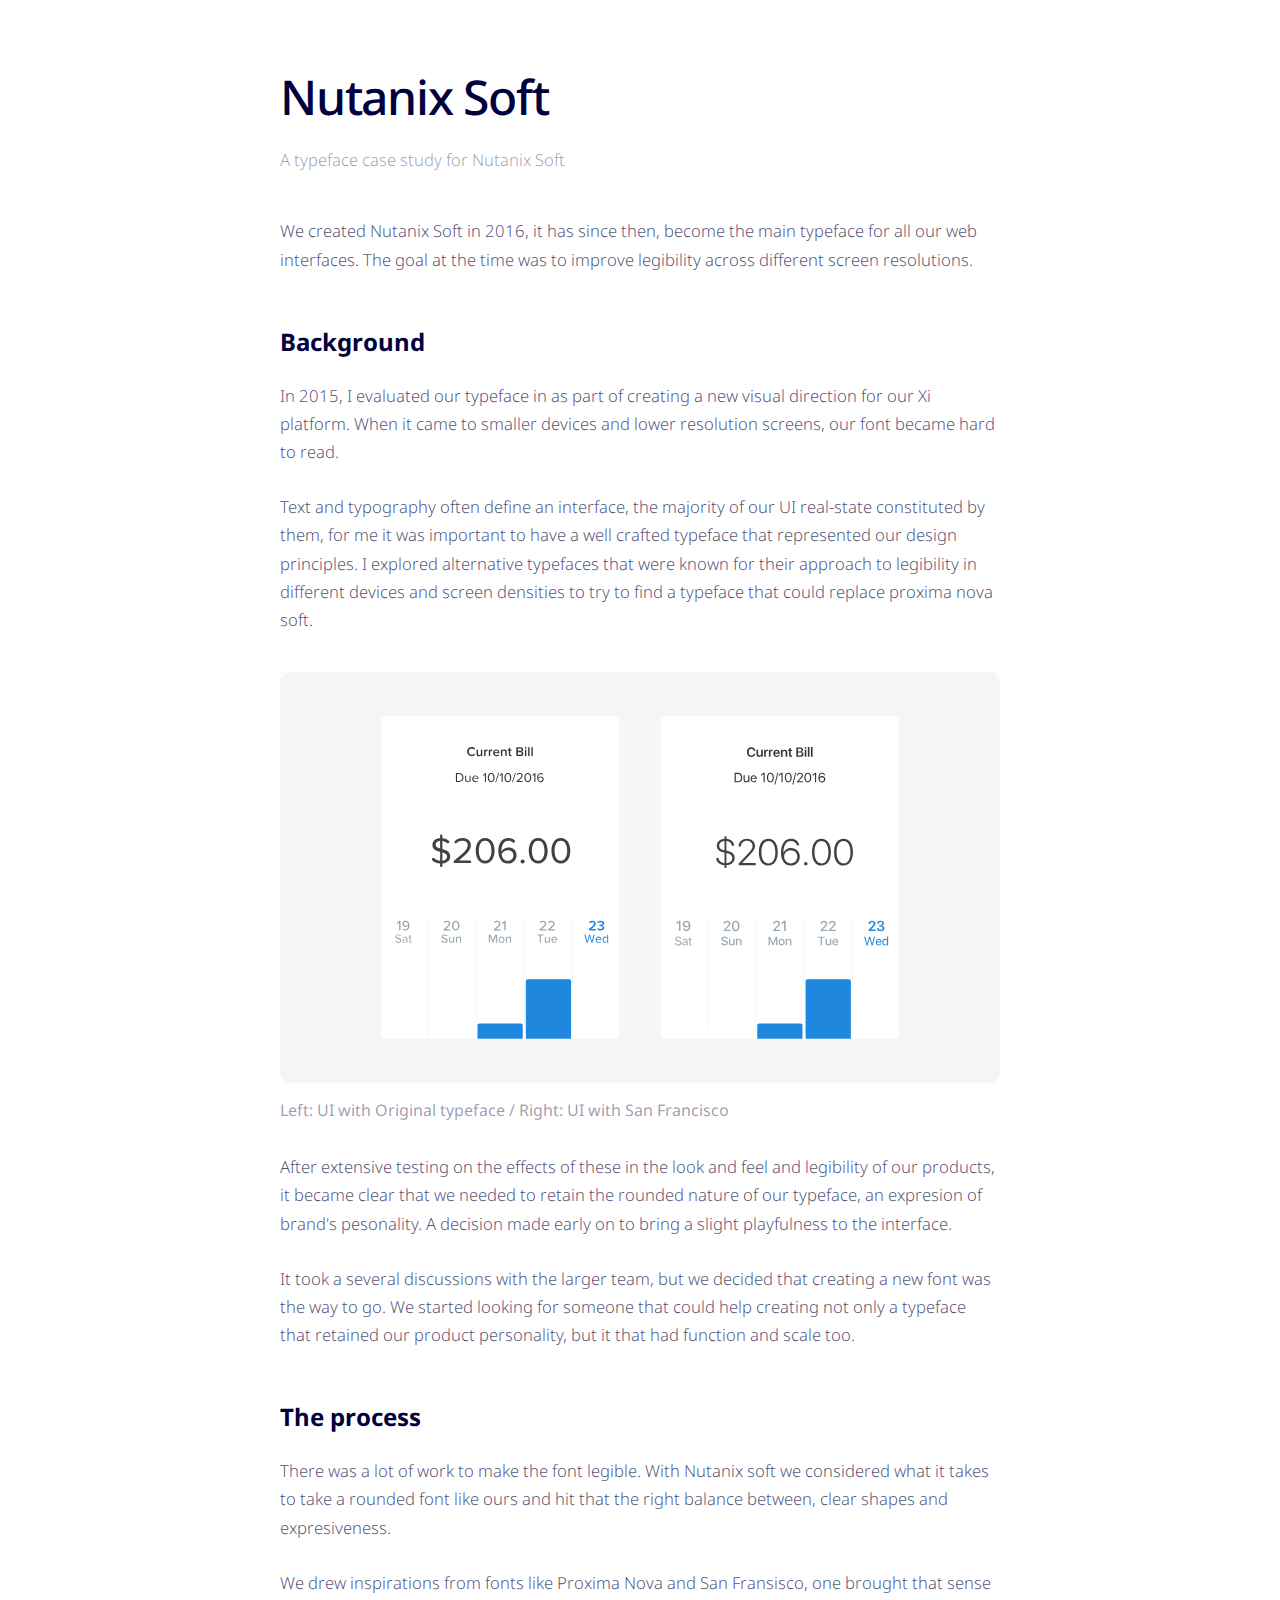
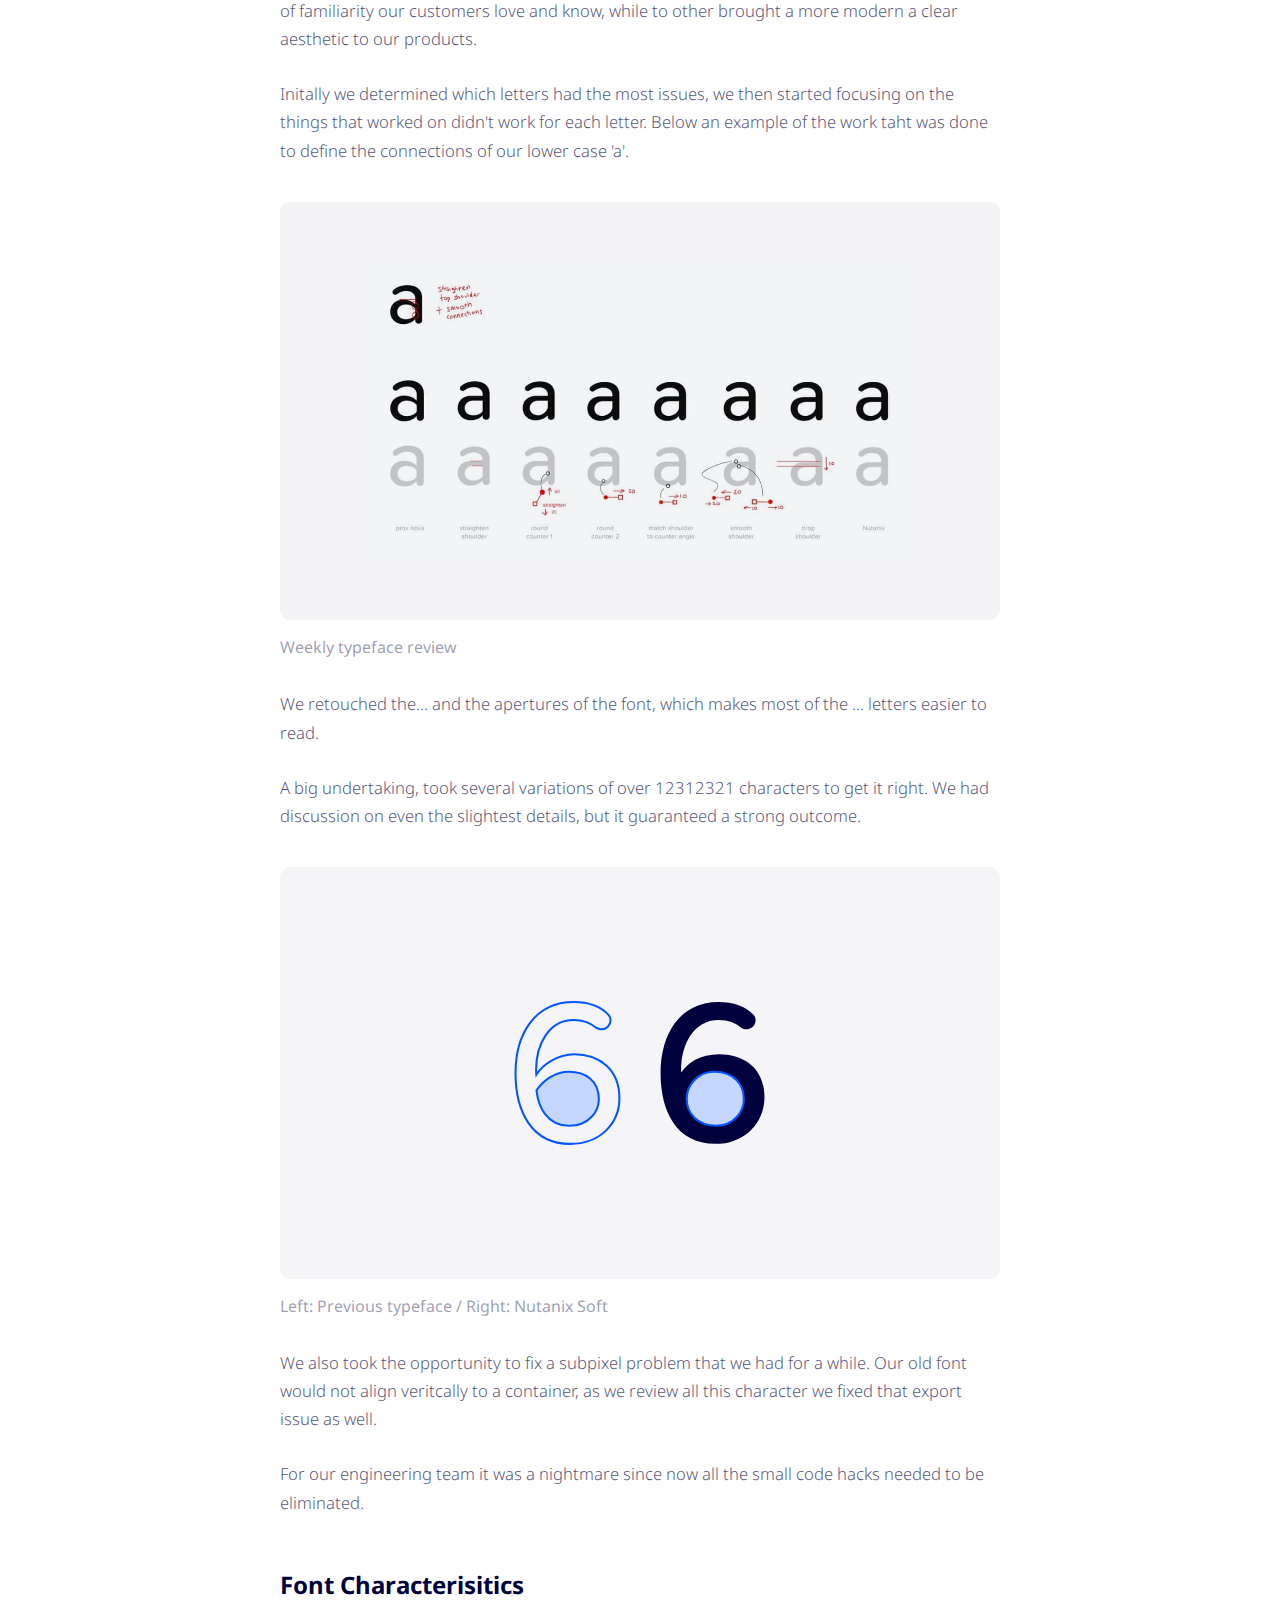
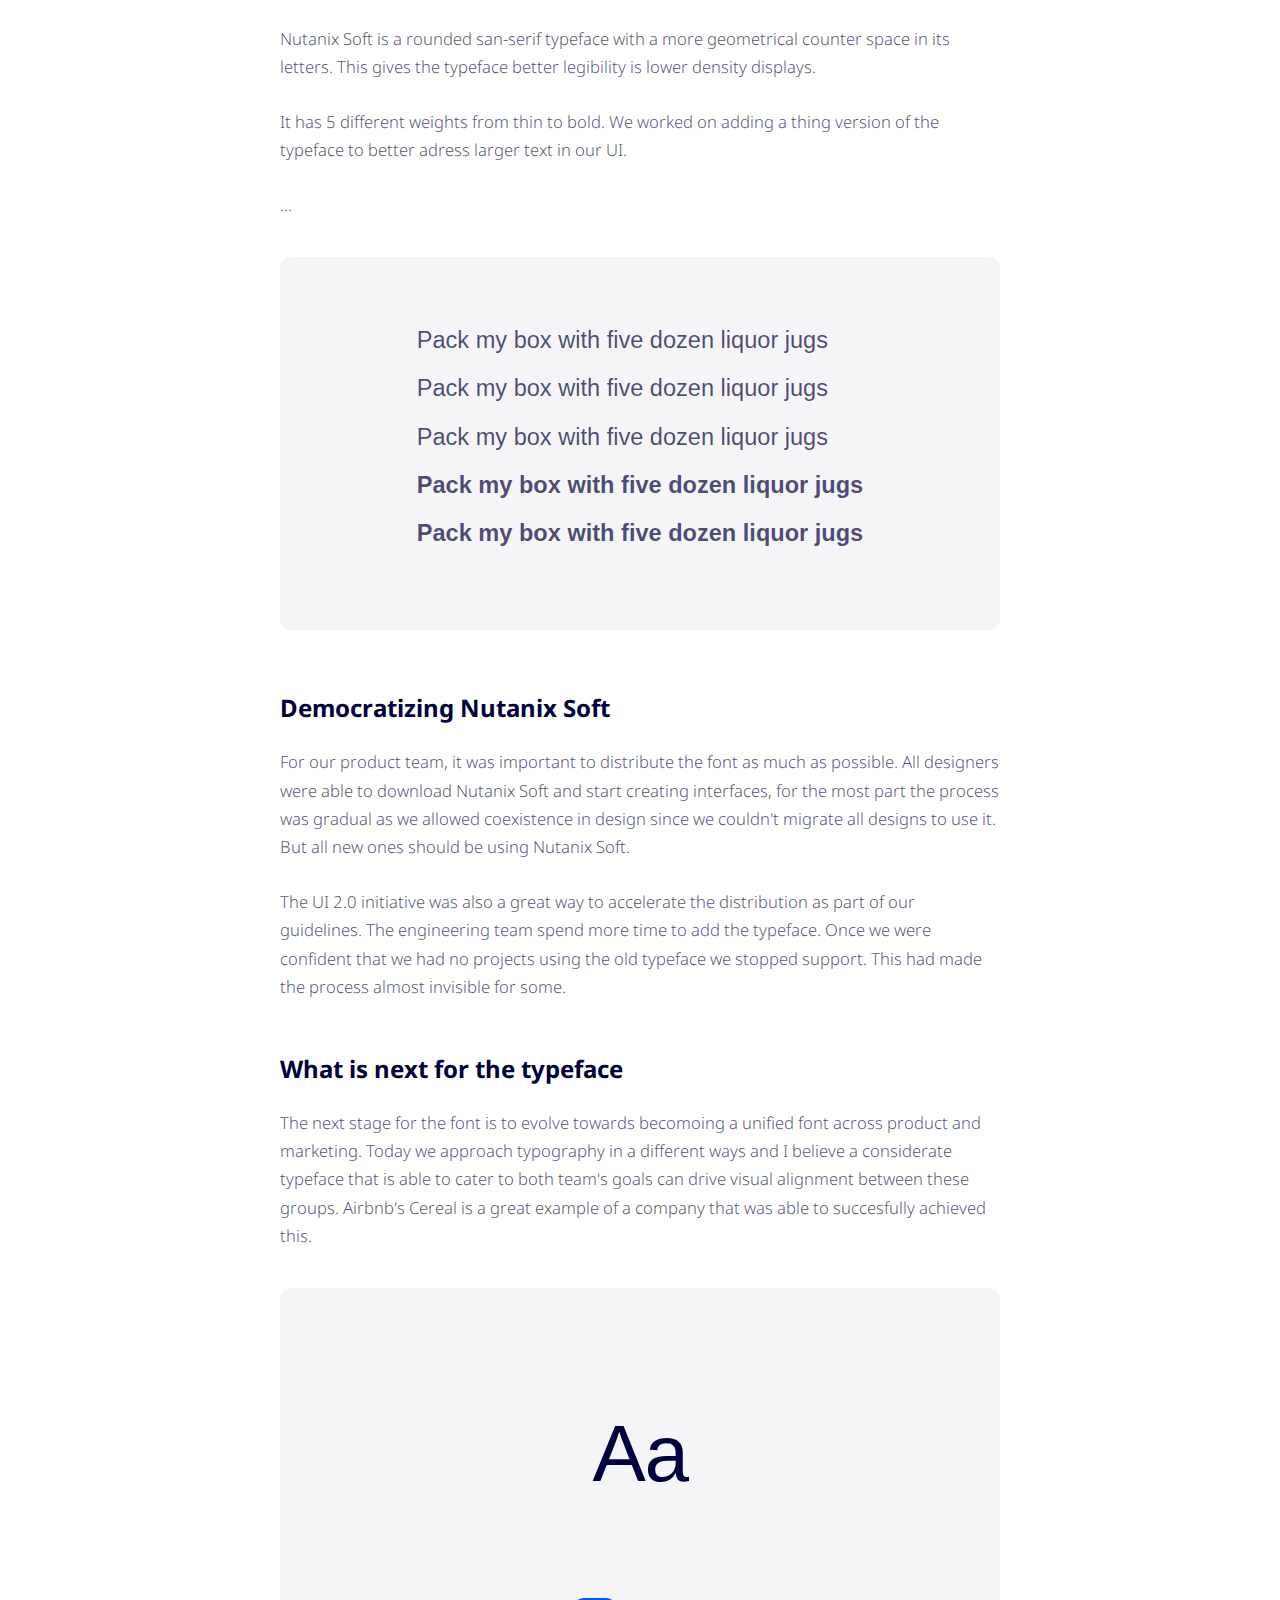
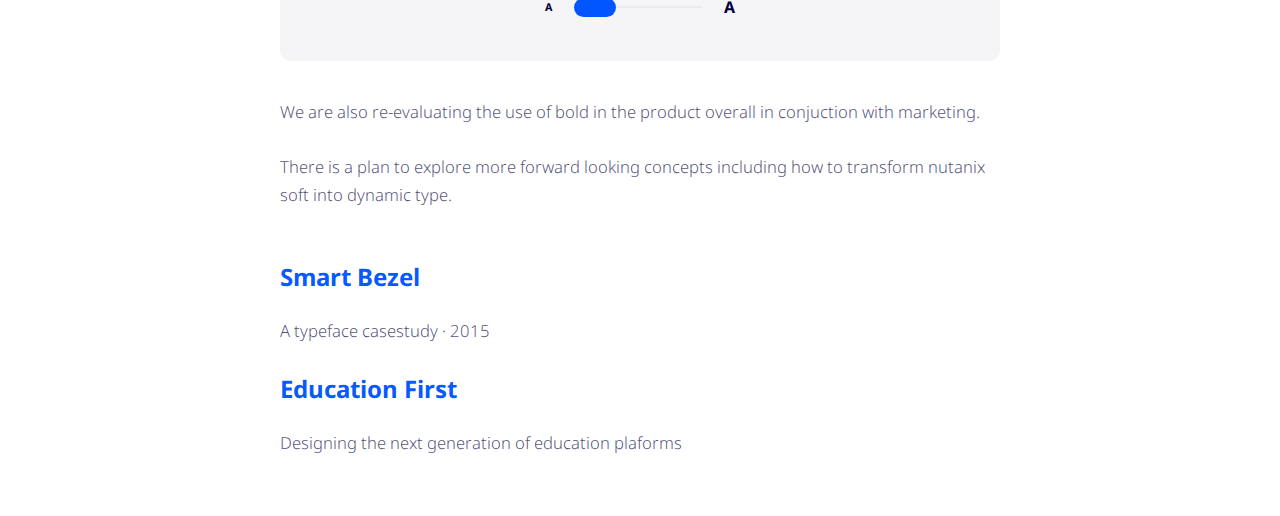
<file: font.html>
<DOCTYPE html>
<html>
<head>
  <title>John Torres</title>
  <meta charset="UTF-8">
  <meta name="description" content="I'm lead digital product designer with experience growing design in an organization with a passion on finding ways design can be used to solve problems. ">
  <meta name="viewport" content="width=device-width, initial-scale=1.0">
  <link rel="stylesheet" href="https://john00123.github.io/ntnx-tile/font/font.css" type="text/css" charset="utf-8"/>

  <link rel="stylesheet" href="sass/style.css">
</head>
<body>
<article>
  <main>
    <header>
      <h1 class='title'>Nutanix Soft</h1>
      <p class='description'> A typeface case study for Nutanix Soft</p>
    </header>

    <p> We created Nutanix Soft in 2016,  it has since then, become the main typeface for all our web interfaces. The goal at the time was to improve legibility across different screen resolutions.</p>

    <section>
      <h3>Background</h3>
      <p> In 2015, I evaluated our typeface in as part of creating a new visual direction for our Xi platform. When it came to smaller devices and lower resolution screens, our font became hard to read.</p>

      <p> Text and typography often define an interface, the majority of our UI real-state constituted by them, for me it was important to have a well crafted typeface that represented our design principles. I explored alternative typefaces that were known for their approach to legibility in different devices and screen densities to try to find a typeface that could replace proxima nova soft. </p>

      <img loading="lazy"  alt="Two graphs showing different typefaces, one more rounded " class='article-image' src='img/xi.svg' width="100%"  />
      <figcaption>Left: UI with Original typeface /  Right: UI with San Francisco</figcaption>

      <p>After extensive testing on the effects of these in the look and feel and legibility of our products, it became clear that we needed to retain the rounded nature of our typeface, an expresion of brand's pesonality. A decision made early on to bring a slight playfulness to the interface.</p>

      <p> It took a several discussions with the larger team, but we decided that creating a new font was the way to go. We started looking for someone that could help creating not only a typeface that retained our product personality, but it that had function and scale too. </p>
    </section>


    <section>
      <h3> The process </h3>
      <p>There was a lot of work to make the font legible. With Nutanix soft we considered what it takes to take a rounded font like ours and hit that the right balance between, clear shapes and expresiveness.</p>

      <p>
      We drew inspirations from fonts like Proxima Nova and San Fransisco, one brought that sense of familiarity our customers love and know, while to other brought a more modern a clear aesthetic to our products.</p>
      <p>

      <p>Initally we determined which letters had the most issues, we then started focusing on the things that worked on didn't work for each letter. Below an example of the work taht was done to define the connections of our lower case 'a'.</p>

      <img loading="lazy"  alt="Picture of a sheet of paper with several drawings of server faceplates" class='article-image' src='img/redline.jpg' width="100%"  />
      <figcaption>Weekly typeface review</figcaption>
      <p> We retouched the... and the apertures of the font, which makes most of the ... letters easier to read.</p>

      <p> A big undertaking, took several variations of over 12312321 characters to get it right. We had discussion on even the slightest details, but it guaranteed a strong outcome.</p>

      <img loading="lazy"  alt="Two number six, one with a colored outline and the other one with a color fill" class='article-image' src='img/counter.svg' width="100%"  />
      <figcaption>Left: Previous typeface / Right: Nutanix Soft</figcaption>

      <p>We also took the opportunity to fix a subpixel problem that we had for a while. Our old font would not align veritcally to a container, as we review all this character we fixed that export issue as well.</p> <p>For our engineering team it was a nightmare since now all the small code hacks needed to be eliminated.</p>
    </section>


    <section>
      <h3>Font Characterisitics </h3>
      <p> Nutanix Soft is a rounded san-serif typeface with a more geometrical counter space in its letters. This gives the typeface better legibility is lower density displays.</p>

      <p>It has 5 different weights from thin to bold. We worked on adding a thing version of the typeface to better adress larger text in our UI.</p>
      <p>...

      <div class='block type-showcase'>
          <ul>
            <li class='thin'> Pack my box with five dozen liquor jugs</li>
            <li class='regular'> Pack my box with five dozen liquor jugs</li>
            <li class='normal'> Pack my box with five dozen liquor jugs</li>
            <li class='semibold'> Pack my box with five dozen liquor jugs</li>
            <li class='bold'> Pack my box with five dozen liquor jugs</li>
          </ul>
      </div>

    </section>

    <section>
    <h3>Democratizing Nutanix Soft</h3>

    <p>For our product team, it was important to distribute the font as much as possible. All designers were able to download Nutanix Soft and start creating interfaces, for the most part the process was gradual as we allowed coexistence in design since we couldn't migrate all designs to use it. But all new ones should be using Nutanix Soft.</p>

    <p>The UI 2.0 initiative was also a great way to accelerate the distribution as part of our guidelines. The engineering team spend more time to add the typeface. Once we were confident that we had no projects using the old typeface we stopped support. This had made the process almost invisible for some.</p>
    </section>

    <section>
    <h3>What is next for the typeface</h3>

    <p> The next stage for the font is to evolve towards becomoing a unified font across product and marketing. Today we approach typography in a different ways and I believe a considerate typeface that is able to cater to both team's goals can drive visual alignment between these groups. Airbnb's Cereal is a great example of a company that was able to succesfully achieved this.</p>

    <div class='block'>
      <span class='character-display' contenteditable="true"> Aa</span>
      <form class='slider'>
        <h6>A</h6>
        <input id='character-size' type="range"
        step='40' min='80' max='160' value="80"/>
        <h4>A</h4>
      </form>
    </div>

    <p>We are also re-evaluating the use of bold in the product overall in conjuction with marketing.</p><p>There is a plan to explore more forward looking concepts including how to transform nutanix soft into dynamic type.</p>
    </section>

    <!-- Other Articles-->
    <footer>
      <a class='suggested-article' href='bezel.html'>
        <h3>Smart Bezel </h3>
        <p> A typeface casestudy · 2015</p>
      </a>

      <a class='suggested-article' href='ef.html'>
        <h3>Education First </h3>
        <p> Designing the next generation of education plaforms</p>
      </a>
    </footer>
</main>

</article>

  <script src="https://ajax.googleapis.com/ajax/libs/jquery/3.4.1/jquery.min.js"></script>
  <script src="js/fontSize.js"></script>
  <script src="js/suggested.js"></script>

</body>
</html>
</file>
<file: sass/style.css>
@import url("https://fonts.googleapis.com/css?family=Noto+Sans:400,700&display=swap");
/* line 24, ../../../../../../../../../../../../../Users/john/Library/Mobile Documents/com~apple~CloudDocs/Web/personal_portfolio/css/_base.scss */
html, body {
  color: #00003c;
  margin: 0;
  padding: 0;
  box-sizing: border-box;
}

/* line 31, ../../../../../../../../../../../../../Users/john/Library/Mobile Documents/com~apple~CloudDocs/Web/personal_portfolio/css/_base.scss */
html, body {
  font-family: 'Noto Sans', -apple-system, BlinkMacSystemFont, "Segoe UI", Roboto, Helvetica, Arial, sans-serif;
  -moz-osx-font-smoothing: grayscale;
  -webkit-font-smoothing: antialiased;
}

/* line 41, ../../../../../../../../../../../../../Users/john/Library/Mobile Documents/com~apple~CloudDocs/Web/personal_portfolio/css/_base.scss */
*, * > * {
  box-sizing: border-box;
}

/* line 43, ../../../../../../../../../../../../../Users/john/Library/Mobile Documents/com~apple~CloudDocs/Web/personal_portfolio/css/_base.scss */
*::selection {
  color: rgba(0, 85, 255, 0.992157);
  background-color: rgba(0, 85, 255, 0.1);
}

/* line 6, ../../../../../../../../../../../../../Users/john/Library/Mobile Documents/com~apple~CloudDocs/Web/personal_portfolio/css/style.scss */
nav {
  display: flex;
  align-items: flex-start;
  justify-content: space-between;
  flex-direction: row;
  width: 100%;
  height: 80pt;
  position: sticky;
  top: 0;
  z-index: -1;
}

/* line 15, ../../../../../../../../../../../../../Users/john/Library/Mobile Documents/com~apple~CloudDocs/Web/personal_portfolio/css/style.scss */
.pages {
  display: flex;
  align-items: center;
  justify-content: flex-start;
  flex-direction: row;
  list-style: none;
  max-width: 1480px;
  margin: auto;
}

/* line 20, ../../../../../../../../../../../../../Users/john/Library/Mobile Documents/com~apple~CloudDocs/Web/personal_portfolio/css/style.scss */
.pages a {
  margin-right: 20px;
}

/* line 23, ../../../../../../../../../../../../../Users/john/Library/Mobile Documents/com~apple~CloudDocs/Web/personal_portfolio/css/style.scss */
hr {
  background-color: rgba(0, 0, 60, 0.02);
  height: 1px;
  border: none;
}

/* line 29, ../../../../../../../../../../../../../Users/john/Library/Mobile Documents/com~apple~CloudDocs/Web/personal_portfolio/css/style.scss */
label {
  font-size: 11pt;
  margin-top: 20px;
  color: rgba(0, 0, 60, 0.4);
}

/* line 35, ../../../../../../../../../../../../../Users/john/Library/Mobile Documents/com~apple~CloudDocs/Web/personal_portfolio/css/style.scss */
.text {
  flex-grow: 1;
}

/* line 37, ../../../../../../../../../../../../../Users/john/Library/Mobile Documents/com~apple~CloudDocs/Web/personal_portfolio/css/style.scss */
.text h3, .text p {
  margin: 0;
}

/* line 40, ../../../../../../../../../../../../../Users/john/Library/Mobile Documents/com~apple~CloudDocs/Web/personal_portfolio/css/style.scss */
.small-card {
  background-color: white;
  border-radius: 4pt;
  padding: 16pt 16pt;
  width: 60%;
}

/* line 49, ../../../../../../../../../../../../../Users/john/Library/Mobile Documents/com~apple~CloudDocs/Web/personal_portfolio/css/style.scss */
.transition-fade {
  transition: 0.4s;
  opacity: 1;
  will-change: opacity;
}

/* line 55, ../../../../../../../../../../../../../Users/john/Library/Mobile Documents/com~apple~CloudDocs/Web/personal_portfolio/css/style.scss */
html.is-animating .transition-fade {
  opacity: 0;
}

/* line 3, ../../../../../../../../../../../../../Users/john/Library/Mobile Documents/com~apple~CloudDocs/Web/personal_portfolio/css/_main.scss */
body {
  padding: 16pt;
}

/* line 5, ../../../../../../../../../../../../../Users/john/Library/Mobile Documents/com~apple~CloudDocs/Web/personal_portfolio/css/_main.scss */
.intro {
  margin-bottom: 64pt;
}

/* line 7, ../../../../../../../../../../../../../Users/john/Library/Mobile Documents/com~apple~CloudDocs/Web/personal_portfolio/css/_main.scss */
.main-section {
  max-width: 1485px;
  margin: auto;
  margin-bottom: 32pt;
  background-color: white;
}

/* line 13, ../../../../../../../../../../../../../Users/john/Library/Mobile Documents/com~apple~CloudDocs/Web/personal_portfolio/css/_main.scss */
.main-section h2, .main-section p {
  text-align: center;
  max-width: 80ch;
  margin: auto;
}

/* line 19, ../../../../../../../../../../../../../Users/john/Library/Mobile Documents/com~apple~CloudDocs/Web/personal_portfolio/css/_main.scss */
.main-section h2 {
  margin-bottom: 16pt;
}

/* line 23, ../../../../../../../../../../../../../Users/john/Library/Mobile Documents/com~apple~CloudDocs/Web/personal_portfolio/css/_main.scss */
mark {
  color: rgba(0, 85, 255, 0.992157);
  background: rgba(0, 85, 255, 0.1);
  padding: 0 4pt;
}

/* line 30, ../../../../../../../../../../../../../Users/john/Library/Mobile Documents/com~apple~CloudDocs/Web/personal_portfolio/css/_main.scss */
.articles-grid {
  display: flex;
  align-items: center;
  justify-content: center;
  flex-direction: column;
  flex-wrap: wrap;
  flex-direction: column;
  align-items: center;
  max-height: 800px;
  width: 1485px;
  margin: auto;
}

/* line 41, ../../../../../../../../../../../../../Users/john/Library/Mobile Documents/com~apple~CloudDocs/Web/personal_portfolio/css/_main.scss */
.tile {
  width: 475px;
  border-radius: 8pt;
  margin-bottom: 30px;
  margin-right: 30px;
  position: relative;
  transition: transform 0.6s cubic-bezier(0.165, 0.84, 0.44, 1);
  transform: matrix(1, 0, 0, 1, 0, 0), translateZ(0);
  display: flex;
  overflow: hidden;
}

/* line 54, ../../../../../../../../../../../../../Users/john/Library/Mobile Documents/com~apple~CloudDocs/Web/personal_portfolio/css/_main.scss */
.large {
  height: 660px;
  background-color: rgba(0, 0, 60, 0.02);
}

/* line 57, ../../../../../../../../../../../../../Users/john/Library/Mobile Documents/com~apple~CloudDocs/Web/personal_portfolio/css/_main.scss */
.large .image-wrapper {
  height: calc(660px - 170px);
}

/* line 60, ../../../../../../../../../../../../../Users/john/Library/Mobile Documents/com~apple~CloudDocs/Web/personal_portfolio/css/_main.scss */
.medium {
  height: 460px;
  background-color: rgba(0, 0, 60, 0.02);
}

/* line 63, ../../../../../../../../../../../../../Users/john/Library/Mobile Documents/com~apple~CloudDocs/Web/personal_portfolio/css/_main.scss */
.medium .image-wrapper {
  height: calc(460px - 170px);
}

/* line 66, ../../../../../../../../../../../../../Users/john/Library/Mobile Documents/com~apple~CloudDocs/Web/personal_portfolio/css/_main.scss */
.small {
  flex-direction: row;
  height: 170px;
  background-color: rgba(0, 0, 60, 0.02);
}

/* line 71, ../../../../../../../../../../../../../Users/john/Library/Mobile Documents/com~apple~CloudDocs/Web/personal_portfolio/css/_main.scss */
.small .image-wrapper {
  width: 170px;
  height: 170px;
  flex-shrink: 0;
}

/* line 80, ../../../../../../../../../../../../../Users/john/Library/Mobile Documents/com~apple~CloudDocs/Web/personal_portfolio/css/_main.scss */
.tile a {
  height: 100%;
  width: 100%;
  color: #00003c;
  border-radius: 8pt;
  text-decoration: none;
  overflow: hidden;
  display: flex;
  align-items: flex-start;
  justify-content: flex-start;
  flex-direction: column;
}

/* line 91, ../../../../../../../../../../../../../Users/john/Library/Mobile Documents/com~apple~CloudDocs/Web/personal_portfolio/css/_main.scss */
.small.tile a {
  flex-direction: row;
}

/* line 96, ../../../../../../../../../../../../../Users/john/Library/Mobile Documents/com~apple~CloudDocs/Web/personal_portfolio/css/_main.scss */
.tile {
  animation: 0.8s cubic-bezier(0.165, 0.84, 0.44, 1) both fade-in;
}

/* line 102, ../../../../../../../../../../../../../Users/john/Library/Mobile Documents/com~apple~CloudDocs/Web/personal_portfolio/css/_main.scss */
.tile:nth-child(1) {
  animation-delay: 0.125s;
}

/* line 102, ../../../../../../../../../../../../../Users/john/Library/Mobile Documents/com~apple~CloudDocs/Web/personal_portfolio/css/_main.scss */
.tile:nth-child(2) {
  animation-delay: 0.25s;
}

/* line 102, ../../../../../../../../../../../../../Users/john/Library/Mobile Documents/com~apple~CloudDocs/Web/personal_portfolio/css/_main.scss */
.tile:nth-child(3) {
  animation-delay: 0.375s;
}

/* line 102, ../../../../../../../../../../../../../Users/john/Library/Mobile Documents/com~apple~CloudDocs/Web/personal_portfolio/css/_main.scss */
.tile:nth-child(4) {
  animation-delay: 0.5s;
}

/* line 102, ../../../../../../../../../../../../../Users/john/Library/Mobile Documents/com~apple~CloudDocs/Web/personal_portfolio/css/_main.scss */
.tile:nth-child(5) {
  animation-delay: 0.625s;
}

/* line 102, ../../../../../../../../../../../../../Users/john/Library/Mobile Documents/com~apple~CloudDocs/Web/personal_portfolio/css/_main.scss */
.tile:nth-child(6) {
  animation-delay: 0.75s;
}

/* line 102, ../../../../../../../../../../../../../Users/john/Library/Mobile Documents/com~apple~CloudDocs/Web/personal_portfolio/css/_main.scss */
.tile:nth-child(7) {
  animation-delay: 0.875s;
}

/* line 102, ../../../../../../../../../../../../../Users/john/Library/Mobile Documents/com~apple~CloudDocs/Web/personal_portfolio/css/_main.scss */
.tile:nth-child(8) {
  animation-delay: 1s;
}

@keyframes fade-in {
  0% {
    opacity: 0;
    transform: translate3d(0, 24pt, 0);
  }
  100% {
    opacity: 1;
    transform: none;
  }
}

/* line 122, ../../../../../../../../../../../../../Users/john/Library/Mobile Documents/com~apple~CloudDocs/Web/personal_portfolio/css/_main.scss */
.text-wrapper {
  display: flex;
  align-items: flex-start;
  justify-content: center;
  flex-direction: column;
  padding: 0 32pt;
  height: 170px;
  background-color: rgba(0, 0, 60, 0.04);
  position: relative;
  width: 100%;
}

/* line 132, ../../../../../../../../../../../../../Users/john/Library/Mobile Documents/com~apple~CloudDocs/Web/personal_portfolio/css/_main.scss */
.text-wrapper h2 {
  margin: 0;
  font-size: 14pt;
}

/* line 133, ../../../../../../../../../../../../../Users/john/Library/Mobile Documents/com~apple~CloudDocs/Web/personal_portfolio/css/_main.scss */
.text-wrapper p {
  margin: 0;
}

/* line 139, ../../../../../../../../../../../../../Users/john/Library/Mobile Documents/com~apple~CloudDocs/Web/personal_portfolio/css/_main.scss */
.image-wrapper {
  display: flex;
  background-color: rgba(0, 0, 60, 0.02);
  width: 100%;
  background-size: cover;
  background-position: center;
  position: relative;
  justify-content: center;
  align-items: center;
}

/* line 150, ../../../../../../../../../../../../../Users/john/Library/Mobile Documents/com~apple~CloudDocs/Web/personal_portfolio/css/_main.scss */
#bezel {
  background-color: rgba(0, 0, 60, 0.02);
  background: url("../img/admin.jpg");
  background-position: center;
  background-size: cover;
}

/* line 157, ../../../../../../../../../../../../../Users/john/Library/Mobile Documents/com~apple~CloudDocs/Web/personal_portfolio/css/_main.scss */
#ef {
  background-color: rgba(0, 85, 255, 0.992157);
  background-image: url("../img/articles/ef.svg");
  background-position: center;
  background-size: cover;
}

/* line 164, ../../../../../../../../../../../../../Users/john/Library/Mobile Documents/com~apple~CloudDocs/Web/personal_portfolio/css/_main.scss */
#font {
  background-color: rgba(0, 85, 255, 0.992157);
  background: url("../img/articles/font.svg");
  background-position: center;
}

/* line 171, ../../../../../../../../../../../../../Users/john/Library/Mobile Documents/com~apple~CloudDocs/Web/personal_portfolio/css/_main.scss */
#design-system {
  background-size: contain;
  background: url("../img/Glass-nutanix.jpg");
  background-position: center;
  display: grid;
  grid-template-columns: repeat(auto-fill, 100px);
  padding: 0;
  overflow: hidden;
  justify-items: center;
}

/* line 180, ../../../../../../../../../../../../../Users/john/Library/Mobile Documents/com~apple~CloudDocs/Web/personal_portfolio/css/_main.scss */
#design-system video {
  margin: 0;
  padding: 0;
}

/* line 184, ../../../../../../../../../../../../../Users/john/Library/Mobile Documents/com~apple~CloudDocs/Web/personal_portfolio/css/_main.scss */
#design-system .box {
  align-self: center;
  background: rgba(0, 85, 255, 0.992157);
  font-size: 10px;
  display: inline-block;
  border-radius: 50%;
  width: 36px;
  height: 36px;
  color: white;
}

/* line 4, ../../../../../../../../../../../../../Users/john/Library/Mobile Documents/com~apple~CloudDocs/Web/personal_portfolio/css/_inputs.scss */
input[type=range] {
  -webkit-appearance: none;
  width: 100%;
  background: transparent;
  position: relative;
}

/* line 11, ../../../../../../../../../../../../../Users/john/Library/Mobile Documents/com~apple~CloudDocs/Web/personal_portfolio/css/_inputs.scss */
input[type=range]::-webkit-slider-thumb {
  -webkit-appearance: none;
}

/* line 15, ../../../../../../../../../../../../../Users/john/Library/Mobile Documents/com~apple~CloudDocs/Web/personal_portfolio/css/_inputs.scss */
input[type=range]:focus {
  outline: none;
}

/* line 19, ../../../../../../../../../../../../../Users/john/Library/Mobile Documents/com~apple~CloudDocs/Web/personal_portfolio/css/_inputs.scss */
input[type=range]::-ms-track {
  width: 100%;
  cursor: pointer;
  color: transparent;
  background: transparent;
  border-color: transparent;
}

/* Special styling for WebKit/Blink */
/* line 31, ../../../../../../../../../../../../../Users/john/Library/Mobile Documents/com~apple~CloudDocs/Web/personal_portfolio/css/_inputs.scss */
input[type=range]::-webkit-slider-thumb {
  -webkit-appearance: none;
  height: 14pt;
  width: 33%;
  border-radius: 4pc;
  background: rgba(0, 85, 255, 0.992157);
  margin-top: -8px;
  cursor: grab;
}

/* All the same stuff for Firefox */
/* line 42, ../../../../../../../../../../../../../Users/john/Library/Mobile Documents/com~apple~CloudDocs/Web/personal_portfolio/css/_inputs.scss */
input[type=range]::-moz-range-thumb, input[type=range]::-ms-thumb {
  height: 8pt;
  width: 33%;
  border-radius: 4pc;
  background: rgba(0, 85, 255, 0.992157);
  cursor: pointer;
}

/* line 52, ../../../../../../../../../../../../../Users/john/Library/Mobile Documents/com~apple~CloudDocs/Web/personal_portfolio/css/_inputs.scss */
input[type=range]::-webkit-slider-runnable-track {
  width: 100%;
  height: 2px;
  cursor: pointer;
  background: rgba(0, 0, 60, 0.04);
  border-radius: 1.3px;
}

/* line 60, ../../../../../../../../../../../../../Users/john/Library/Mobile Documents/com~apple~CloudDocs/Web/personal_portfolio/css/_inputs.scss */
input[type=range]:focus::-webkit-slider-runnable-track {
  background: rgba(0, 0, 60, 0.04);
}

/* line 3, ../../../../../../../../../../../../../Users/john/Library/Mobile Documents/com~apple~CloudDocs/Web/personal_portfolio/css/_articles.scss */
article, main {
  margin: auto;
}

/* line 5, ../../../../../../../../../../../../../Users/john/Library/Mobile Documents/com~apple~CloudDocs/Web/personal_portfolio/css/_articles.scss */
article {
  padding: 8pt;
  max-width: 980px;
  display: flex;
  align-items: flex-start;
  justify-content: space-between;
  flex-direction: column;
}

/* line 11, ../../../../../../../../../../../../../Users/john/Library/Mobile Documents/com~apple~CloudDocs/Web/personal_portfolio/css/_articles.scss */
main {
  display: flex;
  align-items: flex-start;
  justify-content: center;
  flex-direction: column;
}

/* line 13, ../../../../../../../../../../../../../Users/john/Library/Mobile Documents/com~apple~CloudDocs/Web/personal_portfolio/css/_articles.scss */
main {
  max-width: 80ch;
  flex-shrink: none;
}

/* line 21, ../../../../../../../../../../../../../Users/john/Library/Mobile Documents/com~apple~CloudDocs/Web/personal_portfolio/css/_articles.scss */
img, video, .block {
  overflow: hidden;
  border-radius: 8pt;
  margin: 28pt 0;
  background-color: rgba(0, 0, 60, 0.04);
}

/* line 28, ../../../../../../../../../../../../../Users/john/Library/Mobile Documents/com~apple~CloudDocs/Web/personal_portfolio/css/_articles.scss */
img {
  margin-top: 8pt;
}

/* line 30, ../../../../../../../../../../../../../Users/john/Library/Mobile Documents/com~apple~CloudDocs/Web/personal_portfolio/css/_articles.scss */
.block {
  display: flex;
  align-items: center;
  justify-content: center;
  flex-direction: column;
  width: 100%;
  position: relative;
  height: 280pt;
  padding: 16pt;
}

/* line 41, ../../../../../../../../../../../../../Users/john/Library/Mobile Documents/com~apple~CloudDocs/Web/personal_portfolio/css/_articles.scss */
h1 {
  margin-bottom: 0;
  font-size: 36pt;
  font-weight: 500;
  letter-spacing: -1.2;
}

/* line 48, ../../../../../../../../../../../../../Users/john/Library/Mobile Documents/com~apple~CloudDocs/Web/personal_portfolio/css/_articles.scss */
h2 {
  font-size: 16pt;
  font-weight: 400;
  margin-bottom: 8pt;
}

/* line 54, ../../../../../../../../../../../../../Users/john/Library/Mobile Documents/com~apple~CloudDocs/Web/personal_portfolio/css/_articles.scss */
h3 {
  font-size: 1.5em;
}

/* line 61, ../../../../../../../../../../../../../Users/john/Library/Mobile Documents/com~apple~CloudDocs/Web/personal_portfolio/css/_articles.scss */
ol, ul {
  margin-top: 8;
  margin-bottom: 16pt;
  padding-left: 32pt;
  border-left: 3px solid rgba(0, 0, 60, 0.04);
}

/* line 68, ../../../../../../../../../../../../../Users/john/Library/Mobile Documents/com~apple~CloudDocs/Web/personal_portfolio/css/_articles.scss */
p, li {
  color: rgba(0, 0, 60, 0.7);
  font-weight: 300;
  font-size: 1.04em;
  line-height: 1.7;
  letter-spacing: 0;
}

/* line 76, ../../../../../../../../../../../../../Users/john/Library/Mobile Documents/com~apple~CloudDocs/Web/personal_portfolio/css/_articles.scss */
li:not(:last-child) {
  margin-bottom: 8;
}

/* line 81, ../../../../../../../../../../../../../Users/john/Library/Mobile Documents/com~apple~CloudDocs/Web/personal_portfolio/css/_articles.scss */
.description, figcaption {
  color: rgba(0, 0, 60, 0.4);
}

/* line 82, ../../../../../../../../../../../../../Users/john/Library/Mobile Documents/com~apple~CloudDocs/Web/personal_portfolio/css/_articles.scss */
figcaption {
  margin: -16pt 0 24pt 0;
}

/* line 83, ../../../../../../../../../../../../../Users/john/Library/Mobile Documents/com~apple~CloudDocs/Web/personal_portfolio/css/_articles.scss */
article p {
  margin-bottom: 20pt;
}

/* line 88, ../../../../../../../../../../../../../Users/john/Library/Mobile Documents/com~apple~CloudDocs/Web/personal_portfolio/css/_articles.scss */
main a {
  color: rgba(0, 85, 255, 0.992157);
  position: relative;
  text-decoration: none;
}

/* line 94, ../../../../../../../../../../../../../Users/john/Library/Mobile Documents/com~apple~CloudDocs/Web/personal_portfolio/css/_articles.scss */
main a::before {
  content: "";
  position: absolute;
  width: 100%;
  height: 1px;
  bottom: 0;
  left: 0;
  background-color: rgba(0, 85, 255, 0.992157);
  visibility: hidden;
  -webkit-transform: scaleX(0);
  transform: scaleX(0);
  transform-origin: left;
  -webkit-transition: all 0.4s cubic-bezier(0.165, 0.84, 0.44, 1) 0s;
  transition: all 0.4s cubic-bezier(0.165, 0.84, 0.44, 1) 0s;
}

/* line 112, ../../../../../../../../../../../../../Users/john/Library/Mobile Documents/com~apple~CloudDocs/Web/personal_portfolio/css/_articles.scss */
main a:hover::before {
  visibility: visible;
  -webkit-transform: scaleX(1);
  transform: scaleX(1);
}

/* line 3, ../../../../../../../../../../../../../Users/john/Library/Mobile Documents/com~apple~CloudDocs/Web/personal_portfolio/css/_font.scss */
.thin {
  font-weight: 200;
}

/* line 4, ../../../../../../../../../../../../../Users/john/Library/Mobile Documents/com~apple~CloudDocs/Web/personal_portfolio/css/_font.scss */
.regular {
  font-weight: 400;
}

/* line 5, ../../../../../../../../../../../../../Users/john/Library/Mobile Documents/com~apple~CloudDocs/Web/personal_portfolio/css/_font.scss */
.normal {
  font-weight: 500;
}

/* line 6, ../../../../../../../../../../../../../Users/john/Library/Mobile Documents/com~apple~CloudDocs/Web/personal_portfolio/css/_font.scss */
.semibold {
  font-weight: 600;
}

/* line 7, ../../../../../../../../../../../../../Users/john/Library/Mobile Documents/com~apple~CloudDocs/Web/personal_portfolio/css/_font.scss */
.bold {
  font-weight: 800;
}

/* line 9, ../../../../../../../../../../../../../Users/john/Library/Mobile Documents/com~apple~CloudDocs/Web/personal_portfolio/css/_font.scss */
.character-display, .type-showcase {
  font-family: "Nutanix_Soft", sans-serif !important;
}

/* line 15, ../../../../../../../../../../../../../Users/john/Library/Mobile Documents/com~apple~CloudDocs/Web/personal_portfolio/css/_font.scss */
.type-showcase {
  margin: none;
  line-height: 2;
  font: 17pt/2 'Nutanix_Soft', sans-serif;
}

/* line 21, ../../../../../../../../../../../../../Users/john/Library/Mobile Documents/com~apple~CloudDocs/Web/personal_portfolio/css/_font.scss */
.type-showcase ul {
  padding: 0;
  border: none;
}

/* line 24, ../../../../../../../../../../../../../Users/john/Library/Mobile Documents/com~apple~CloudDocs/Web/personal_portfolio/css/_font.scss */
.type-showcase ul li {
  list-style: none;
}

/* line 30, ../../../../../../../../../../../../../Users/john/Library/Mobile Documents/com~apple~CloudDocs/Web/personal_portfolio/css/_font.scss */
.character-display {
  margin-top: -40px;
  font-size: 80px;
  letter-spacing: -1.5;
  will-change: font-size;
  transition: font-size 0.6s cubic-bezier(0.165, 0.84, 0.44, 1);
}

/* line 38, ../../../../../../../../../../../../../Users/john/Library/Mobile Documents/com~apple~CloudDocs/Web/personal_portfolio/css/_font.scss */
.slider {
  margin: 0;
  bottom: 16pt;
  padding: 0 16pt;
  position: absolute;
  display: flex;
  align-items: center;
  justify-content: space-between;
  flex-direction: row;
}

/* line 46, ../../../../../../../../../../../../../Users/john/Library/Mobile Documents/com~apple~CloudDocs/Web/personal_portfolio/css/_font.scss */
.slider input {
  margin: 0 16pt;
}

/* line 3, ../../../../../../../../../../../../../Users/john/Library/Mobile Documents/com~apple~CloudDocs/Web/personal_portfolio/css/_bezel.scss */
#rainbow {
  background: linear-gradient(to right, #1CD760, blue, violet);
  -webkit-background-clip: text;
  -webkit-text-fill-color: transparent;
}

/* line 9, ../../../../../../../../../../../../../Users/john/Library/Mobile Documents/com~apple~CloudDocs/Web/personal_portfolio/css/_bezel.scss */
.phone {
  display: flex;
  background: url("../img/blank.png");
  background-size: 350px;
  background-position: 50% 0%;
  background-repeat: no-repeat;
  height: 100%;
  width: 100%;
  margin-bottom: -40px;
  align-items: center;
  justify-content: center;
  flex-direction: column;
}

/* line 22, ../../../../../../../../../../../../../Users/john/Library/Mobile Documents/com~apple~CloudDocs/Web/personal_portfolio/css/_bezel.scss */
.phone h2 {
  color: white;
}

/* line 29, ../../../../../../../../../../../../../Users/john/Library/Mobile Documents/com~apple~CloudDocs/Web/personal_portfolio/css/_bezel.scss */
dialog {
  position: absolute;
  bottom: 0;
  padding: 30px;
  border-radius: 5pt 5pt 0 0;
  background-color: white;
  height: 275px;
  width: 300px;
  margin-top: 10px;
  box-sizing: border-box;
  align-self: center;
  transition: transform 0.6s cubic-bezier(0.165, 0.84, 0.44, 1);
}

/* line 41, ../../../../../../../../../../../../../Users/john/Library/Mobile Documents/com~apple~CloudDocs/Web/personal_portfolio/css/_bezel.scss */
dialog::before {
  content: 'd';
  color: transparent;
  display: block;
  background-color: rgba(255, 255, 255, 0.4);
  margin: 0 -20px;
  height: 15px;
  border-radius: 5pt 5pt 0 0;
  margin-top: -45px;
  z-index: 1;
}

@media (max-width: 1000px) {
  /* line 5, ../../../../../../../../../../../../../Users/john/Library/Mobile Documents/com~apple~CloudDocs/Web/personal_portfolio/css/_mediaqueries.scss */
  main {
    flex-direction: column;
  }
  /* line 6, ../../../../../../../../../../../../../Users/john/Library/Mobile Documents/com~apple~CloudDocs/Web/personal_portfolio/css/_mediaqueries.scss */
  aside {
    display: none;
  }
  /* line 8, ../../../../../../../../../../../../../Users/john/Library/Mobile Documents/com~apple~CloudDocs/Web/personal_portfolio/css/_mediaqueries.scss */
  .type-showcase li {
    font-size: 13pt;
  }
}

@media (max-width: 1600px) {
  /* line 17, ../../../../../../../../../../../../../Users/john/Library/Mobile Documents/com~apple~CloudDocs/Web/personal_portfolio/css/_mediaqueries.scss */
  .pages, .main-section, .articles-grid {
    max-width: 960px;
  }
  /* line 21, ../../../../../../../../../../../../../Users/john/Library/Mobile Documents/com~apple~CloudDocs/Web/personal_portfolio/css/_mediaqueries.scss */
  .articles-grid {
    max-height: 1300px;
    width: 960px;
  }
  /* line 25, ../../../../../../../../../../../../../Users/john/Library/Mobile Documents/com~apple~CloudDocs/Web/personal_portfolio/css/_mediaqueries.scss */
  #code {
    max-height: 1400px;
  }
  /* line 26, ../../../../../../../../../../../../../Users/john/Library/Mobile Documents/com~apple~CloudDocs/Web/personal_portfolio/css/_mediaqueries.scss */
  #code .tile:nth-child(1) {
    order: 5;
  }
  /* line 27, ../../../../../../../../../../../../../Users/john/Library/Mobile Documents/com~apple~CloudDocs/Web/personal_portfolio/css/_mediaqueries.scss */
  #code .tile:nth-child(3) {
    order: 4;
  }
}

@media (max-width: 1200px) {
  /* line 33, ../../../../../../../../../../../../../Users/john/Library/Mobile Documents/com~apple~CloudDocs/Web/personal_portfolio/css/_mediaqueries.scss */
  .tile {
    width: 328px;
  }
  /* line 36, ../../../../../../../../../../../../../Users/john/Library/Mobile Documents/com~apple~CloudDocs/Web/personal_portfolio/css/_mediaqueries.scss */
  .pages, .main-section, .articles-grid {
    max-width: 692px;
  }
  /* line 40, ../../../../../../../../../../../../../Users/john/Library/Mobile Documents/com~apple~CloudDocs/Web/personal_portfolio/css/_mediaqueries.scss */
  .articles-grid {
    width: 692px;
  }
  /* line 42, ../../../../../../../../../../../../../Users/john/Library/Mobile Documents/com~apple~CloudDocs/Web/personal_portfolio/css/_mediaqueries.scss */
  #design-system {
    grid-template-columns: repeat(auto-fill, 54px);
  }
  /* line 45, ../../../../../../../../../../../../../Users/john/Library/Mobile Documents/com~apple~CloudDocs/Web/personal_portfolio/css/_mediaqueries.scss */
  .box {
    width: 39px;
    height: 39px;
  }
  /* line 50, ../../../../../../../../../../../../../Users/john/Library/Mobile Documents/com~apple~CloudDocs/Web/personal_portfolio/css/_mediaqueries.scss */
  .small {
    height: 460px;
  }
  /* line 51, ../../../../../../../../../../../../../Users/john/Library/Mobile Documents/com~apple~CloudDocs/Web/personal_portfolio/css/_mediaqueries.scss */
  .tile.small a {
    flex-direction: column;
  }
  /* line 52, ../../../../../../../../../../../../../Users/john/Library/Mobile Documents/com~apple~CloudDocs/Web/personal_portfolio/css/_mediaqueries.scss */
  .small .image-wrapper {
    height: calc(460px - 170px);
    width: 100%;
  }
  /* line 56, ../../../../../../../../../../../../../Users/john/Library/Mobile Documents/com~apple~CloudDocs/Web/personal_portfolio/css/_mediaqueries.scss */
  .intro {
    flex-direction: column;
  }
}

@media (max-width: 800px) {
  /* line 63, ../../../../../../../../../../../../../Users/john/Library/Mobile Documents/com~apple~CloudDocs/Web/personal_portfolio/css/_mediaqueries.scss */
  .tile {
    display: block;
    margin-right: 0;
    width: 100%;
  }
  /* line 68, ../../../../../../../../../../../../../Users/john/Library/Mobile Documents/com~apple~CloudDocs/Web/personal_portfolio/css/_mediaqueries.scss */
  .pages, .main-section, .articles-grid {
    max-width: auto;
  }
  /* line 72, ../../../../../../../../../../../../../Users/john/Library/Mobile Documents/com~apple~CloudDocs/Web/personal_portfolio/css/_mediaqueries.scss */
  .articles-grid {
    max-height: none;
    width: auto;
  }
  /* line 77, ../../../../../../../../../../../../../Users/john/Library/Mobile Documents/com~apple~CloudDocs/Web/personal_portfolio/css/_mediaqueries.scss */
  #code {
    max-height: none;
  }
  /* line 81, ../../../../../../../../../../../../../Users/john/Library/Mobile Documents/com~apple~CloudDocs/Web/personal_portfolio/css/_mediaqueries.scss */
  .tile.small a {
    flex-direction: column;
  }
  /* line 83, ../../../../../../../../../../../../../Users/john/Library/Mobile Documents/com~apple~CloudDocs/Web/personal_portfolio/css/_mediaqueries.scss */
  .small .image-wrapper, .medium .image-wrapper {
    height: calc(660px - 170px);
    width: 100%;
  }
  /* line 87, ../../../../../../../../../../../../../Users/john/Library/Mobile Documents/com~apple~CloudDocs/Web/personal_portfolio/css/_mediaqueries.scss */
  .small, .medium {
    height: 660px;
  }
}

/*# sourceMappingURL=style.css.map */
</file>
